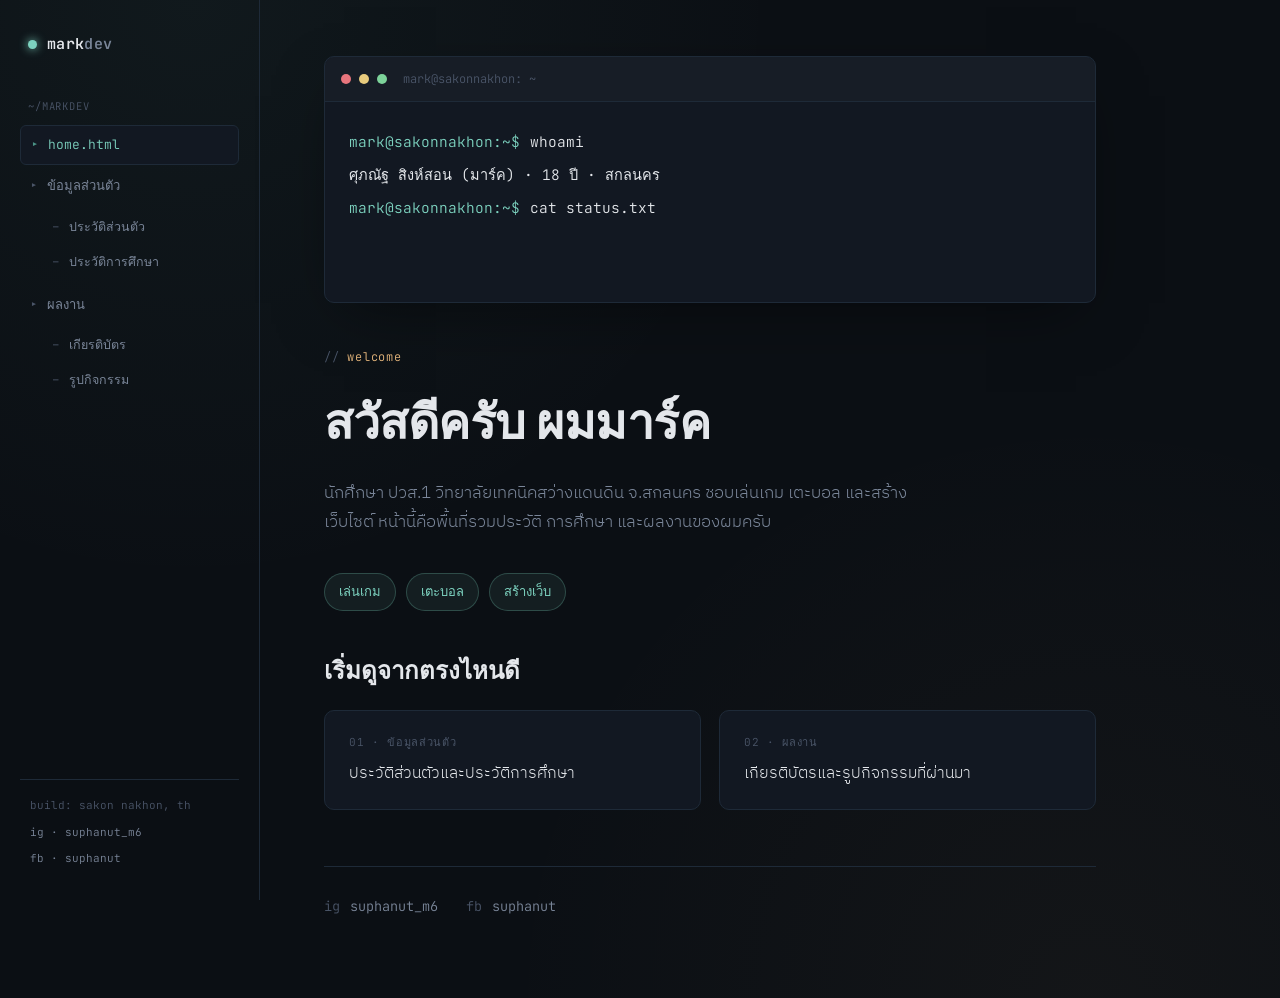
<file: index.html>
<!DOCTYPE html>
<html lang="th">
<head>
<meta charset="UTF-8">
<meta name="viewport" content="width=device-width, initial-scale=1.0">
<title>markdev — ศุภณัฐ สิงห์สอน</title>
<link rel="stylesheet" href="style.css">
</head>
<body>
<div class="shell">

  <aside class="sidebar">
    <div class="mobile-bar">
      <div class="brand">
        <span class="brand-dot"></span>
        <span class="brand-name">mark<span class="dim">dev</span></span>
      </div>
      <button class="mobile-toggle" onclick="document.querySelector('nav.tree').classList.toggle('open')">menu</button>
    </div>
    <div class="brand" style="display:none;" id="desktop-brand"></div>

    <div class="brand">
      <span class="brand-dot"></span>
      <span class="brand-name">mark<span class="dim">dev</span></span>
    </div>

    <div class="tree-label">~/markdev</div>
    <nav class="tree">
      <a class="tree-item active" href="index.html"><span class="bracket">▸</span> home.html</a>

      <a class="tree-item" href="about.html"><span class="bracket">▸</span> ข้อมูลส่วนตัว</a>
      <div class="tree-sub">
        <a class="tree-item" href="about.html"><span class="bracket">–</span> ประวัติส่วนตัว</a>
        <a class="tree-item" href="education.html"><span class="bracket">–</span> ประวัติการศึกษา</a>
      </div>

      <a class="tree-item" href="portfolio.html"><span class="bracket">▸</span> ผลงาน</a>
      <div class="tree-sub">
        <a class="tree-item" href="certificates.html"><span class="bracket">–</span> เกียรติบัตร</a>
        <a class="tree-item" href="activities.html"><span class="bracket">–</span> รูปกิจกรรม</a>
      </div>
    </nav>

    <div class="sidebar-foot">
      <span>build: sakon nakhon, th</span>
      <a href="https://instagram.com/suphanut_m6" target="_blank" rel="noopener">ig · suphanut_m6</a>
      <a href="https://facebook.com/suphanut" target="_blank" rel="noopener">fb · suphanut</a>
    </div>
  </aside>

  <main>
    <div class="terminal">
      <div class="terminal-bar">
        <span class="terminal-dot red"></span>
        <span class="terminal-dot yellow"></span>
        <span class="terminal-dot green"></span>
        <span class="terminal-title">mark@sakonnakhon: ~</span>
      </div>
      <div class="terminal-body" id="typed"></div>
    </div>

    <div class="eyebrow">welcome</div>
    <h1>สวัสดีครับ ผมมาร์ค</h1>
    <p class="lede">
      นักศึกษา ปวส.1 วิทยาลัยเทคนิคสว่างแดนดิน จ.สกลนคร ชอบเล่นเกม เตะบอล และสร้างเว็บไซต์
      หน้านี้คือพื้นที่รวมประวัติ การศึกษา และผลงานของผมครับ
    </p>

    <div class="tag-row">
      <span class="hobby-tag">เล่นเกม</span>
      <span class="hobby-tag">เตะบอล</span>
      <span class="hobby-tag">สร้างเว็บ</span>
    </div>

    <h2>เริ่มดูจากตรงไหนดี</h2>
    <div class="grid-2">
      <a class="card" href="about.html">
        <div class="card-label">01 · ข้อมูลส่วนตัว</div>
        <div class="card-value">ประวัติส่วนตัวและประวัติการศึกษา</div>
      </a>
      <a class="card" href="portfolio.html">
        <div class="card-label">02 · ผลงาน</div>
        <div class="card-value">เกียรติบัตรและรูปกิจกรรมที่ผ่านมา</div>
      </a>
    </div>

    <div class="contact-strip">
      <div class="contact-item"><span class="k">ig</span> <a href="https://instagram.com/suphanut_m6" target="_blank" rel="noopener">suphanut_m6</a></div>
      <div class="contact-item"><span class="k">fb</span> <a href="https://facebook.com/suphanut" target="_blank" rel="noopener">suphanut</a></div>
    </div>
  </main>

</div>

<script>
const lines = [
  { p: 'mark@sakonnakhon', o: 'whoami', out: null },
  { p: '', o: null, out: 'ศุภณัฐ สิงห์สอน (มาร์ค) · 18 ปี · สกลนคร' },
  { p: 'mark@sakonnakhon', o: 'cat status.txt', out: null },
  { p: '', o: null, out: 'กำลังศึกษา ปวส.1 วิทยาลัยเทคนิคสว่างแดนดิน', accent: true },
  { p: 'mark@sakonnakhon', o: 'echo $INTERESTS', out: null },
  { p: '', o: null, out: 'เล่นเกม, เตะบอล, สร้างเว็ป' },
];

const container = document.getElementById('typed');
let li = 0;

function typeLine() {
  if (li >= lines.length) {
    const cur = document.createElement('div');
    cur.className = 'terminal-line';
    cur.innerHTML = '<span class="prompt">mark@sakonnakhon:~$</span><span class="cursor"></span>';
    container.appendChild(cur);
    return;
  }
  const item = lines[li];
  const row = document.createElement('div');
  row.className = 'terminal-line';
  if (item.o !== null) {
    row.innerHTML = '<span class="prompt">mark@sakonnakhon:~$</span><span class="out"></span>';
    container.appendChild(row);
    const target = row.querySelector('.out');
    let ci = 0;
    const iv = setInterval(() => {
      target.textContent += item.o[ci];
      ci++;
      if (ci >= item.o.length) { clearInterval(iv); li++; setTimeout(typeLine, 250); }
    }, 28);
  } else {
    row.innerHTML = `<span class="out${item.accent ? ' accent' : ''}">${item.out}</span>`;
    container.appendChild(row);
    li++;
    setTimeout(typeLine, 350);
  }
}
typeLine();
</script>

</body>
</html>
</file>
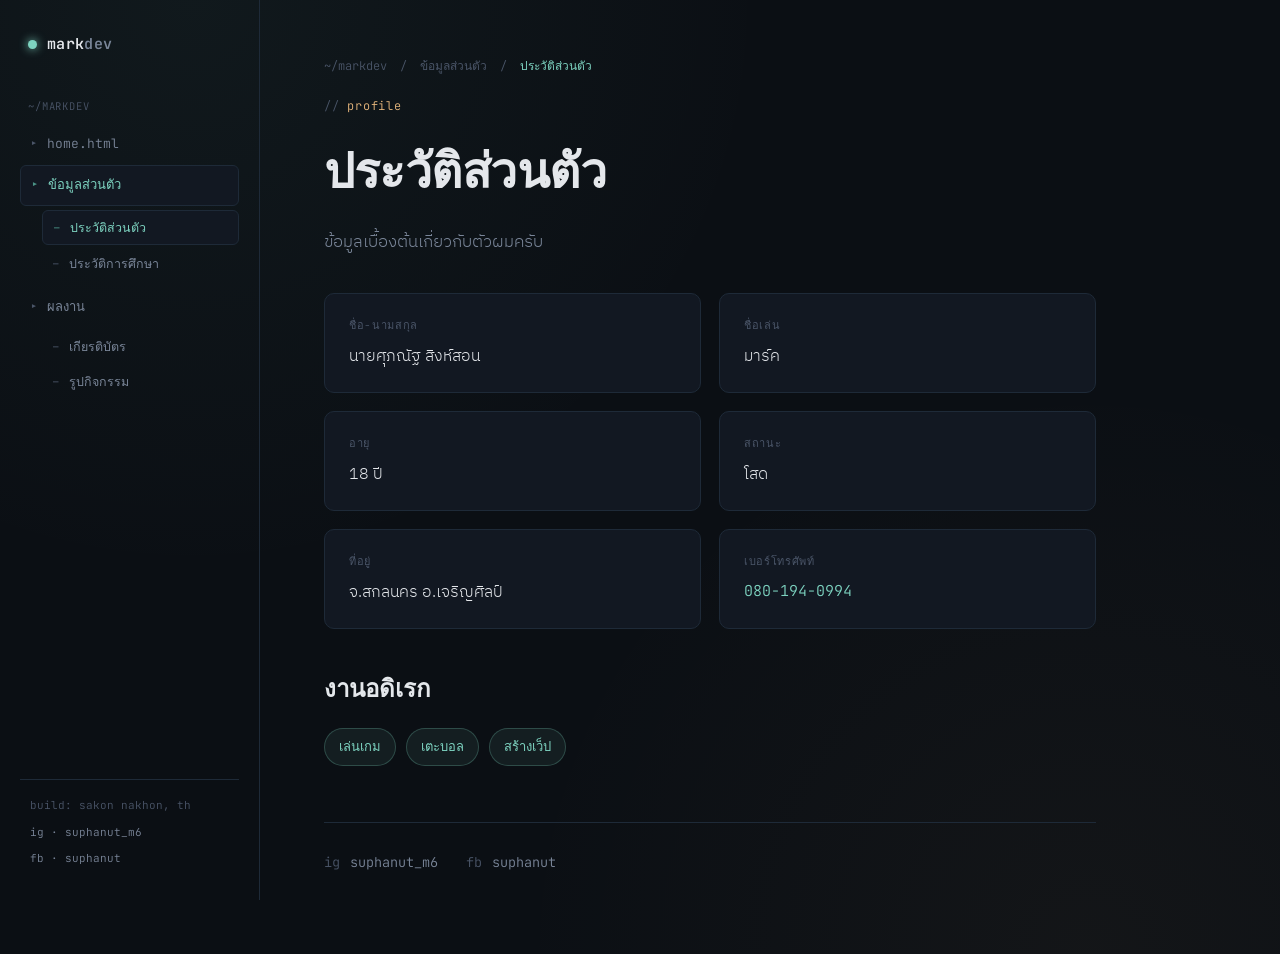
<file: about.html>
<!DOCTYPE html>
<html lang="th">
<head>
<meta charset="UTF-8">
<meta name="viewport" content="width=device-width, initial-scale=1.0">
<title>ประวัติส่วนตัว — markdev</title>
<link rel="stylesheet" href="style.css">
</head>
<body>
<div class="shell">

  <aside class="sidebar">
    <div class="mobile-bar">
      <div class="brand">
        <span class="brand-dot"></span>
        <span class="brand-name">mark<span class="dim">dev</span></span>
      </div>
      <button class="mobile-toggle" onclick="document.querySelector('nav.tree').classList.toggle('open')">menu</button>
    </div>

    <div class="brand">
      <span class="brand-dot"></span>
      <span class="brand-name">mark<span class="dim">dev</span></span>
    </div>

    <div class="tree-label">~/markdev</div>
    <nav class="tree">
      <a class="tree-item" href="index.html"><span class="bracket">▸</span> home.html</a>

      <a class="tree-item active" href="about.html"><span class="bracket">▸</span> ข้อมูลส่วนตัว</a>
      <div class="tree-sub">
        <a class="tree-item active" href="about.html"><span class="bracket">–</span> ประวัติส่วนตัว</a>
        <a class="tree-item" href="education.html"><span class="bracket">–</span> ประวัติการศึกษา</a>
      </div>

      <a class="tree-item" href="portfolio.html"><span class="bracket">▸</span> ผลงาน</a>
      <div class="tree-sub">
        <a class="tree-item" href="certificates.html"><span class="bracket">–</span> เกียรติบัตร</a>
        <a class="tree-item" href="activities.html"><span class="bracket">–</span> รูปกิจกรรม</a>
      </div>
    </nav>

    <div class="sidebar-foot">
      <span>build: sakon nakhon, th</span>
      <a href="https://instagram.com/suphanut_m6" target="_blank" rel="noopener">ig · suphanut_m6</a>
      <a href="https://facebook.com/suphanut" target="_blank" rel="noopener">fb · suphanut</a>
    </div>
  </aside>

  <main>
    <div class="crumb">~/markdev <span class="sep">/</span> ข้อมูลส่วนตัว <span class="sep">/</span> <span class="cur">ประวัติส่วนตัว</span></div>

    <div class="eyebrow">profile</div>
    <h1>ประวัติส่วนตัว</h1>
    <p class="lede">ข้อมูลเบื้องต้นเกี่ยวกับตัวผมครับ</p>

    <div class="grid-2">
      <div class="card">
        <div class="card-label">ชื่อ-นามสกุล</div>
        <div class="card-value">นายศุภณัฐ สิงห์สอน</div>
      </div>
      <div class="card">
        <div class="card-label">ชื่อเล่น</div>
        <div class="card-value">มาร์ค</div>
      </div>
      <div class="card">
        <div class="card-label">อายุ</div>
        <div class="card-value">18 ปี</div>
      </div>
      <div class="card">
        <div class="card-label">สถานะ</div>
        <div class="card-value">โสด</div>
      </div>
      <div class="card">
        <div class="card-label">ที่อยู่</div>
        <div class="card-value">จ.สกลนคร อ.เจริญศิลป์</div>
      </div>
      <div class="card">
        <div class="card-label">เบอร์โทรศัพท์</div>
        <div class="card-value mono">080-194-0994</div>
      </div>
    </div>

    <h2>งานอดิเรก</h2>
    <div class="tag-row">
      <span class="hobby-tag">เล่นเกม</span>
      <span class="hobby-tag">เตะบอล</span>
      <span class="hobby-tag">สร้างเว็ป</span>
    </div>

    <div class="contact-strip">
      <div class="contact-item"><span class="k">ig</span> <a href="https://instagram.com/suphanut_m6" target="_blank" rel="noopener">suphanut_m6</a></div>
      <div class="contact-item"><span class="k">fb</span> <a href="https://facebook.com/suphanut" target="_blank" rel="noopener">suphanut</a></div>
    </div>
  </main>

</div>
</body>
</html>
</file>
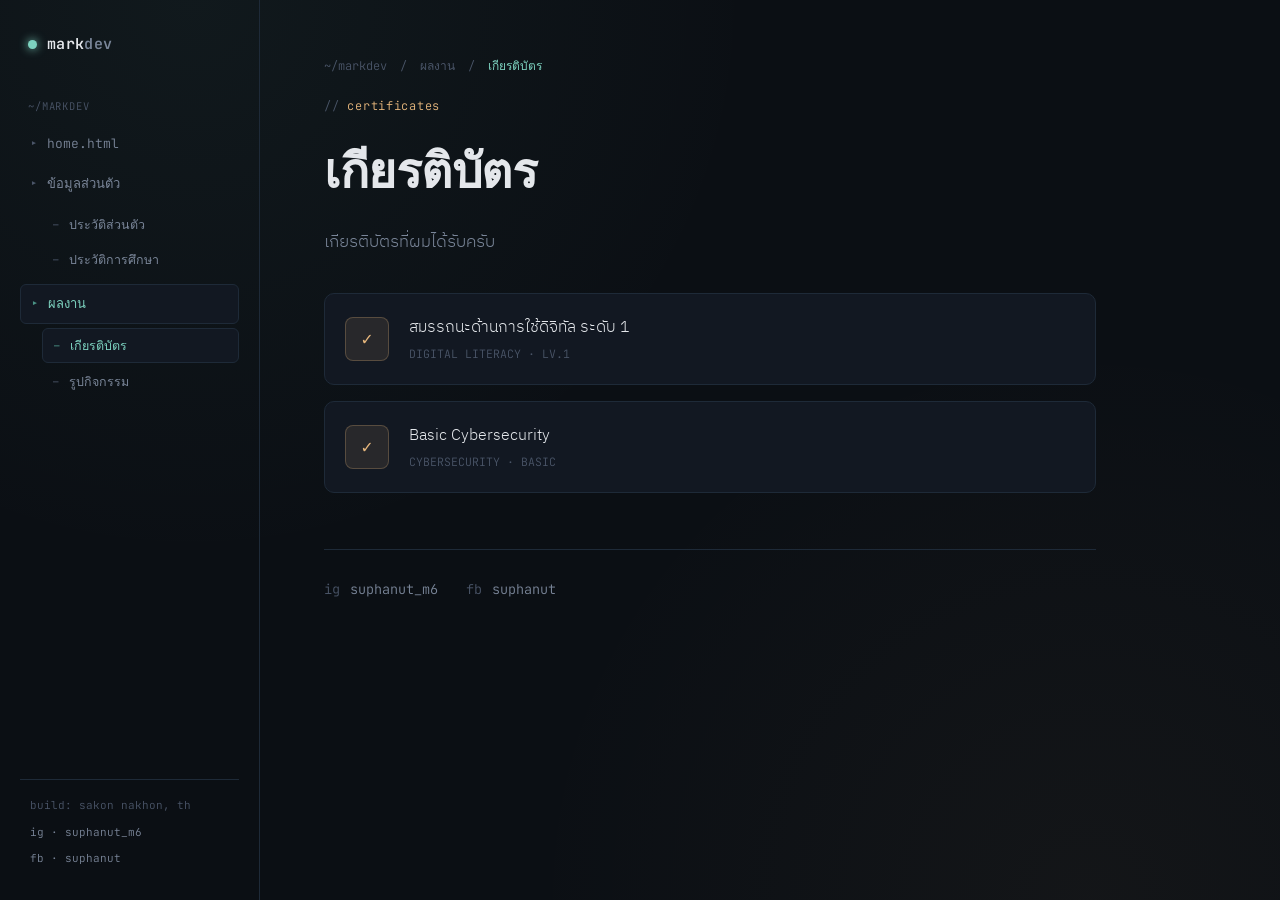
<file: certificates.html>
<!DOCTYPE html>
<html lang="th">
<head>
<meta charset="UTF-8">
<meta name="viewport" content="width=device-width, initial-scale=1.0">
<title>เกียรติบัตร — markdev</title>
<link rel="stylesheet" href="style.css">
</head>
<body>
<div class="shell">

  <aside class="sidebar">
    <div class="mobile-bar">
      <div class="brand">
        <span class="brand-dot"></span>
        <span class="brand-name">mark<span class="dim">dev</span></span>
      </div>
      <button class="mobile-toggle" onclick="document.querySelector('nav.tree').classList.toggle('open')">menu</button>
    </div>

    <div class="brand">
      <span class="brand-dot"></span>
      <span class="brand-name">mark<span class="dim">dev</span></span>
    </div>

    <div class="tree-label">~/markdev</div>
    <nav class="tree">
      <a class="tree-item" href="index.html"><span class="bracket">▸</span> home.html</a>

      <a class="tree-item" href="about.html"><span class="bracket">▸</span> ข้อมูลส่วนตัว</a>
      <div class="tree-sub">
        <a class="tree-item" href="about.html"><span class="bracket">–</span> ประวัติส่วนตัว</a>
        <a class="tree-item" href="education.html"><span class="bracket">–</span> ประวัติการศึกษา</a>
      </div>

      <a class="tree-item active" href="portfolio.html"><span class="bracket">▸</span> ผลงาน</a>
      <div class="tree-sub">
        <a class="tree-item active" href="certificates.html"><span class="bracket">–</span> เกียรติบัตร</a>
        <a class="tree-item" href="activities.html"><span class="bracket">–</span> รูปกิจกรรม</a>
      </div>
    </nav>

    <div class="sidebar-foot">
      <span>build: sakon nakhon, th</span>
      <a href="https://instagram.com/suphanut_m6" target="_blank" rel="noopener">ig · suphanut_m6</a>
      <a href="https://facebook.com/suphanut" target="_blank" rel="noopener">fb · suphanut</a>
    </div>
  </aside>

  <main>
    <div class="crumb">~/markdev <span class="sep">/</span> ผลงาน <span class="sep">/</span> <span class="cur">เกียรติบัตร</span></div>

    <div class="eyebrow">certificates</div>
    <h1>เกียรติบัตร</h1>
    <p class="lede">เกียรติบัตรที่ผมได้รับครับ</p>

    <div class="cert-list">
      <div class="cert">
        <div class="cert-icon">✓</div>
        <div>
          <div class="cert-name">สมรรถนะด้านการใช้ดิจิทัล ระดับ 1</div>
          <div class="cert-tag">DIGITAL LITERACY · LV.1</div>
        </div>
      </div>
      <div class="cert">
        <div class="cert-icon">✓</div>
        <div>
          <div class="cert-name">Basic Cybersecurity</div>
          <div class="cert-tag">CYBERSECURITY · BASIC</div>
        </div>
      </div>
    </div>

    <div class="contact-strip">
      <div class="contact-item"><span class="k">ig</span> <a href="https://instagram.com/suphanut_m6" target="_blank" rel="noopener">suphanut_m6</a></div>
      <div class="contact-item"><span class="k">fb</span> <a href="https://facebook.com/suphanut" target="_blank" rel="noopener">suphanut</a></div>
    </div>
  </main>

</div>
</body>
</html>
</file>
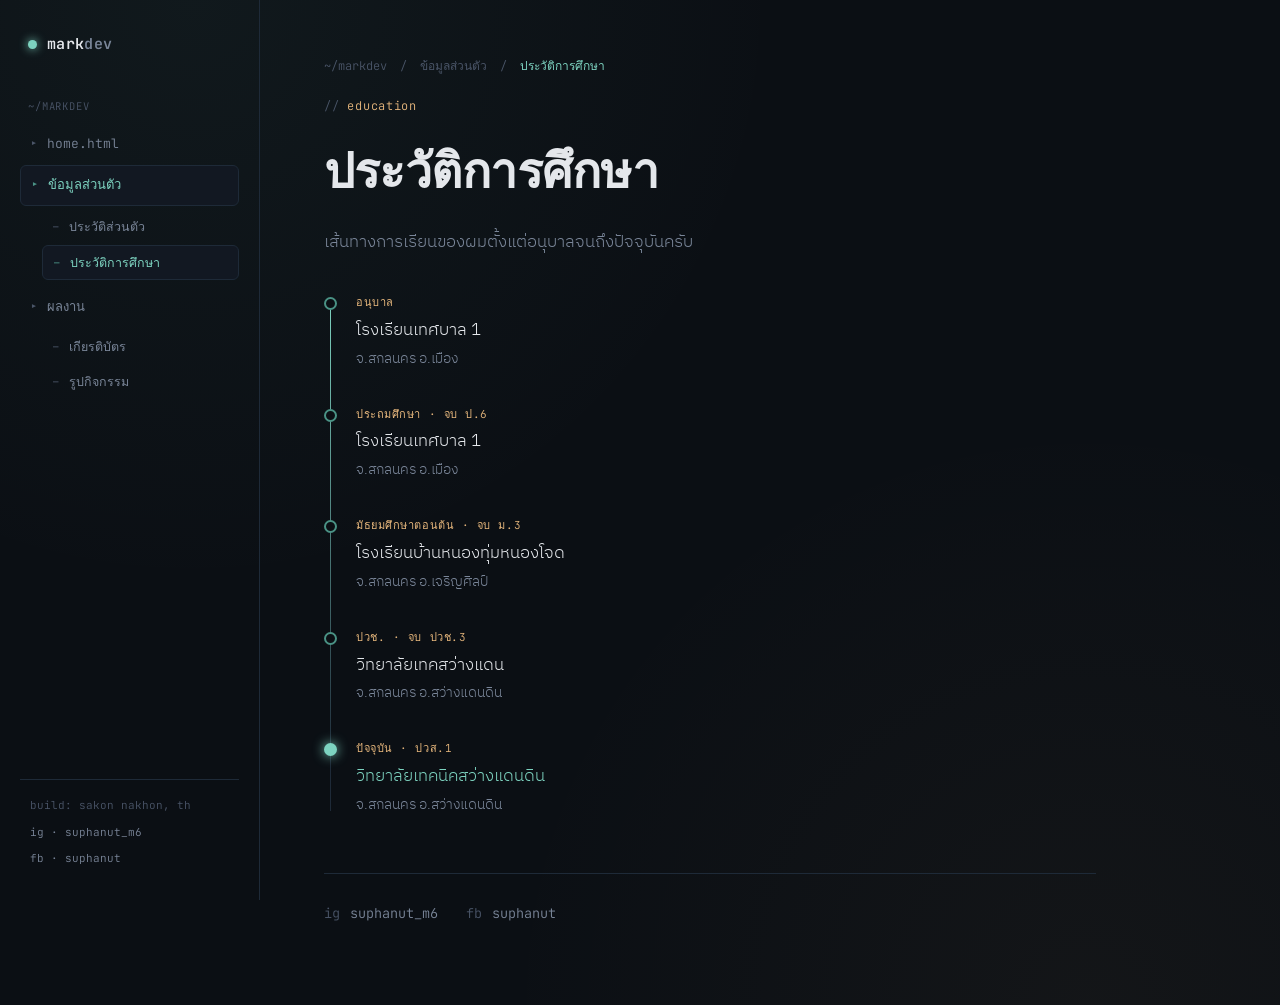
<file: education.html>
<!DOCTYPE html>
<html lang="th">
<head>
<meta charset="UTF-8">
<meta name="viewport" content="width=device-width, initial-scale=1.0">
<title>ประวัติการศึกษา — markdev</title>
<link rel="stylesheet" href="style.css">
</head>
<body>
<div class="shell">

  <aside class="sidebar">
    <div class="mobile-bar">
      <div class="brand">
        <span class="brand-dot"></span>
        <span class="brand-name">mark<span class="dim">dev</span></span>
      </div>
      <button class="mobile-toggle" onclick="document.querySelector('nav.tree').classList.toggle('open')">menu</button>
    </div>

    <div class="brand">
      <span class="brand-dot"></span>
      <span class="brand-name">mark<span class="dim">dev</span></span>
    </div>

    <div class="tree-label">~/markdev</div>
    <nav class="tree">
      <a class="tree-item" href="index.html"><span class="bracket">▸</span> home.html</a>

      <a class="tree-item active" href="about.html"><span class="bracket">▸</span> ข้อมูลส่วนตัว</a>
      <div class="tree-sub">
        <a class="tree-item" href="about.html"><span class="bracket">–</span> ประวัติส่วนตัว</a>
        <a class="tree-item active" href="education.html"><span class="bracket">–</span> ประวัติการศึกษา</a>
      </div>

      <a class="tree-item" href="portfolio.html"><span class="bracket">▸</span> ผลงาน</a>
      <div class="tree-sub">
        <a class="tree-item" href="certificates.html"><span class="bracket">–</span> เกียรติบัตร</a>
        <a class="tree-item" href="activities.html"><span class="bracket">–</span> รูปกิจกรรม</a>
      </div>
    </nav>

    <div class="sidebar-foot">
      <span>build: sakon nakhon, th</span>
      <a href="https://instagram.com/suphanut_m6" target="_blank" rel="noopener">ig · suphanut_m6</a>
      <a href="https://facebook.com/suphanut" target="_blank" rel="noopener">fb · suphanut</a>
    </div>
  </aside>

  <main>
    <div class="crumb">~/markdev <span class="sep">/</span> ข้อมูลส่วนตัว <span class="sep">/</span> <span class="cur">ประวัติการศึกษา</span></div>

    <div class="eyebrow">education</div>
    <h1>ประวัติการศึกษา</h1>
    <p class="lede">เส้นทางการเรียนของผมตั้งแต่อนุบาลจนถึงปัจจุบันครับ</p>

    <div class="timeline">
      <div class="tl-item">
        <div class="tl-dot"></div>
        <div class="tl-stage">อนุบาล</div>
        <div class="tl-school">โรงเรียนเทศบาล 1</div>
        <div class="tl-loc">จ.สกลนคร อ.เมือง</div>
      </div>

      <div class="tl-item">
        <div class="tl-dot"></div>
        <div class="tl-stage">ประถมศึกษา · จบ ป.6</div>
        <div class="tl-school">โรงเรียนเทศบาล 1</div>
        <div class="tl-loc">จ.สกลนคร อ.เมือง</div>
      </div>

      <div class="tl-item">
        <div class="tl-dot"></div>
        <div class="tl-stage">มัธยมศึกษาตอนต้น · จบ ม.3</div>
        <div class="tl-school">โรงเรียนบ้านหนองทุ่มหนองโจด</div>
        <div class="tl-loc">จ.สกลนคร อ.เจริญศิลป์</div>
      </div>

      <div class="tl-item">
        <div class="tl-dot"></div>
        <div class="tl-stage">ปวช. · จบ ปวช.3</div>
        <div class="tl-school">วิทยาลัยเทคสว่างแดน</div>
        <div class="tl-loc">จ.สกลนคร อ.สว่างแดนดิน</div>
      </div>

      <div class="tl-item current">
        <div class="tl-dot"></div>
        <div class="tl-stage">ปัจจุบัน · ปวส.1</div>
        <div class="tl-school">วิทยาลัยเทคนิคสว่างแดนดิน</div>
        <div class="tl-loc">จ.สกลนคร อ.สว่างแดนดิน</div>
      </div>
    </div>

    <div class="contact-strip">
      <div class="contact-item"><span class="k">ig</span> <a href="https://instagram.com/suphanut_m6" target="_blank" rel="noopener">suphanut_m6</a></div>
      <div class="contact-item"><span class="k">fb</span> <a href="https://facebook.com/suphanut" target="_blank" rel="noopener">suphanut</a></div>
    </div>
  </main>

</div>
</body>
</html>
</file>
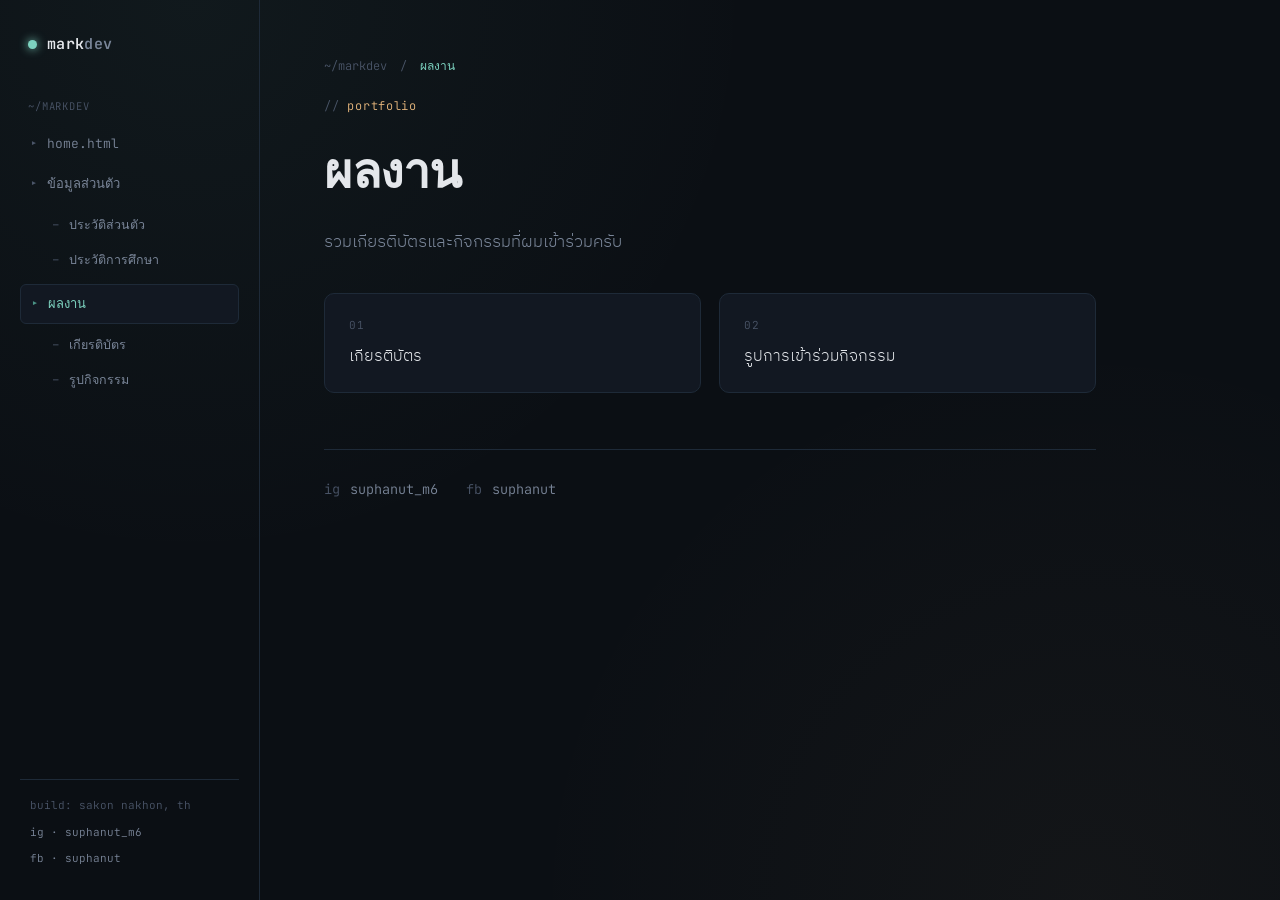
<file: portfolio.html>
<!DOCTYPE html>
<html lang="th">
<head>
<meta charset="UTF-8">
<meta name="viewport" content="width=device-width, initial-scale=1.0">
<title>ผลงาน — markdev</title>
<link rel="stylesheet" href="style.css">
</head>
<body>
<div class="shell">

  <aside class="sidebar">
    <div class="mobile-bar">
      <div class="brand">
        <span class="brand-dot"></span>
        <span class="brand-name">mark<span class="dim">dev</span></span>
      </div>
      <button class="mobile-toggle" onclick="document.querySelector('nav.tree').classList.toggle('open')">menu</button>
    </div>

    <div class="brand">
      <span class="brand-dot"></span>
      <span class="brand-name">mark<span class="dim">dev</span></span>
    </div>

    <div class="tree-label">~/markdev</div>
    <nav class="tree">
      <a class="tree-item" href="index.html"><span class="bracket">▸</span> home.html</a>

      <a class="tree-item" href="about.html"><span class="bracket">▸</span> ข้อมูลส่วนตัว</a>
      <div class="tree-sub">
        <a class="tree-item" href="about.html"><span class="bracket">–</span> ประวัติส่วนตัว</a>
        <a class="tree-item" href="education.html"><span class="bracket">–</span> ประวัติการศึกษา</a>
      </div>

      <a class="tree-item active" href="portfolio.html"><span class="bracket">▸</span> ผลงาน</a>
      <div class="tree-sub">
        <a class="tree-item" href="certificates.html"><span class="bracket">–</span> เกียรติบัตร</a>
        <a class="tree-item" href="activities.html"><span class="bracket">–</span> รูปกิจกรรม</a>
      </div>
    </nav>

    <div class="sidebar-foot">
      <span>build: sakon nakhon, th</span>
      <a href="https://instagram.com/suphanut_m6" target="_blank" rel="noopener">ig · suphanut_m6</a>
      <a href="https://facebook.com/suphanut" target="_blank" rel="noopener">fb · suphanut</a>
    </div>
  </aside>

  <main>
    <div class="crumb">~/markdev <span class="sep">/</span> <span class="cur">ผลงาน</span></div>

    <div class="eyebrow">portfolio</div>
    <h1>ผลงาน</h1>
    <p class="lede">รวมเกียรติบัตรและกิจกรรมที่ผมเข้าร่วมครับ</p>

    <div class="grid-2">
      <a class="card" href="certificates.html">
        <div class="card-label">01</div>
        <div class="card-value">เกียรติบัตร</div>
      </a>
      <a class="card" href="activities.html">
        <div class="card-label">02</div>
        <div class="card-value">รูปการเข้าร่วมกิจกรรม</div>
      </a>
    </div>

    <div class="contact-strip">
      <div class="contact-item"><span class="k">ig</span> <a href="https://instagram.com/suphanut_m6" target="_blank" rel="noopener">suphanut_m6</a></div>
      <div class="contact-item"><span class="k">fb</span> <a href="https://facebook.com/suphanut" target="_blank" rel="noopener">suphanut</a></div>
    </div>
  </main>

</div>
</body>
</html>
</file>
<file: style.css>
@import url('https://fonts.googleapis.com/css2?family=Space+Grotesk:wght@400;500;600;700&family=IBM+Plex+Sans+Thai:wght@300;400;500;600&family=JetBrains+Mono:wght@400;500;600&display=swap');

:root {
  --bg: #0B0F14;
  --surface: #121822;
  --surface-hover: #16202C;
  --border: #1E2A38;
  --mint: #7DD3C0;
  --mint-dim: #4A9285;
  --amber: #E8B87D;
  --text: #E4E7EB;
  --text-dim: #7A8699;
  --text-faint: #4A5568;

  --font-display: 'Space Grotesk', sans-serif;
  --font-body: 'IBM Plex Sans Thai', sans-serif;
  --font-mono: 'JetBrains Mono', monospace;
}

* { box-sizing: border-box; margin: 0; padding: 0; }

html { scroll-behavior: smooth; }

body {
  background: var(--bg);
  color: var(--text);
  font-family: var(--font-body);
  font-weight: 300;
  line-height: 1.7;
  min-height: 100vh;
  background-image:
    radial-gradient(circle at 15% 0%, rgba(125, 211, 192, 0.05), transparent 40%),
    radial-gradient(circle at 85% 100%, rgba(232, 184, 125, 0.04), transparent 40%);
}

a { color: inherit; text-decoration: none; }

::selection { background: var(--mint); color: var(--bg); }

:focus-visible {
  outline: 2px solid var(--mint);
  outline-offset: 3px;
}

/* ---------- Layout shell ---------- */
.shell {
  display: grid;
  grid-template-columns: 260px 1fr;
  min-height: 100vh;
}

/* ---------- Sidebar ---------- */
.sidebar {
  border-right: 1px solid var(--border);
  padding: 32px 20px;
  position: sticky;
  top: 0;
  height: 100vh;
  overflow-y: auto;
  display: flex;
  flex-direction: column;
}

.brand {
  display: flex;
  align-items: center;
  gap: 10px;
  margin-bottom: 40px;
  padding: 0 8px;
}

.brand-dot {
  width: 9px; height: 9px;
  border-radius: 50%;
  background: var(--mint);
  box-shadow: 0 0 10px var(--mint);
  flex-shrink: 0;
}

.brand-name {
  font-family: var(--font-mono);
  font-size: 15px;
  font-weight: 600;
  letter-spacing: 0.02em;
}
.brand-name .dim { color: var(--text-dim); }

.tree-label {
  font-family: var(--font-mono);
  font-size: 10.5px;
  color: var(--text-faint);
  letter-spacing: 0.08em;
  text-transform: uppercase;
  padding: 0 8px;
  margin-bottom: 10px;
}

nav.tree { display: flex; flex-direction: column; gap: 2px; margin-bottom: 28px; }

.tree-item {
  display: flex;
  align-items: center;
  gap: 9px;
  padding: 8px 10px;
  border-radius: 6px;
  font-family: var(--font-mono);
  font-size: 13px;
  color: var(--text-dim);
  transition: background 0.15s ease, color 0.15s ease;
}
.tree-item:hover { background: var(--surface-hover); color: var(--text); }
.tree-item.active {
  background: var(--surface);
  color: var(--mint);
  border: 1px solid var(--border);
}
.tree-item .bracket { color: var(--text-faint); }
.tree-item.active .bracket { color: var(--mint-dim); }

.tree-sub { display: flex; flex-direction: column; gap: 2px; margin-left: 22px; margin-top: 2px; margin-bottom: 6px; }
.tree-sub .tree-item { font-size: 12.5px; padding: 6px 10px; }

.sidebar-foot {
  margin-top: auto;
  padding: 16px 10px 0;
  border-top: 1px solid var(--border);
  font-family: var(--font-mono);
  font-size: 11px;
  color: var(--text-faint);
  display: flex;
  flex-direction: column;
  gap: 8px;
}
.sidebar-foot a { color: var(--text-dim); transition: color 0.15s ease; }
.sidebar-foot a:hover { color: var(--mint); }

/* ---------- Main content ---------- */
main {
  padding: 56px 64px 80px;
  max-width: 900px;
}

.crumb {
  font-family: var(--font-mono);
  font-size: 12px;
  color: var(--text-faint);
  margin-bottom: 20px;
}
.crumb .sep { margin: 0 6px; }
.crumb .cur { color: var(--mint); }

.eyebrow {
  font-family: var(--font-mono);
  font-size: 12px;
  color: var(--amber);
  letter-spacing: 0.06em;
  margin-bottom: 14px;
  display: flex;
  align-items: center;
  gap: 8px;
}
.eyebrow::before { content: '//'; color: var(--text-faint); }

h1 {
  font-family: var(--font-display);
  font-size: clamp(32px, 4.5vw, 48px);
  font-weight: 700;
  letter-spacing: -0.01em;
  margin-bottom: 16px;
  color: var(--text);
}

h2 {
  font-family: var(--font-display);
  font-size: 24px;
  font-weight: 600;
  margin: 40px 0 18px;
  color: var(--text);
}

.lede {
  font-size: 17px;
  color: var(--text-dim);
  max-width: 60ch;
  margin-bottom: 36px;
  font-weight: 300;
}

/* ---------- Terminal hero (home page) ---------- */
.terminal {
  background: var(--surface);
  border: 1px solid var(--border);
  border-radius: 10px;
  overflow: hidden;
  margin-bottom: 44px;
  box-shadow: 0 20px 60px -20px rgba(0,0,0,0.5);
}
.terminal-bar {
  display: flex;
  align-items: center;
  gap: 8px;
  padding: 12px 16px;
  border-bottom: 1px solid var(--border);
  background: rgba(255,255,255,0.02);
}
.terminal-dot { width: 10px; height: 10px; border-radius: 50%; }
.terminal-dot.red { background: #E8757D; }
.terminal-dot.yellow { background: #E8CB7D; }
.terminal-dot.green { background: #7DD39A; }
.terminal-title {
  font-family: var(--font-mono);
  font-size: 12px;
  color: var(--text-faint);
  margin-left: 8px;
}
.terminal-body {
  padding: 28px 24px;
  font-family: var(--font-mono);
  font-size: 14.5px;
  min-height: 200px;
}
.terminal-line { margin-bottom: 8px; color: var(--text-dim); }
.terminal-line .prompt { color: var(--mint); margin-right: 10px; }
.terminal-line .out { color: var(--text); }
.terminal-line .out.accent { color: var(--amber); }
.cursor {
  display: inline-block;
  width: 8px;
  height: 16px;
  background: var(--mint);
  vertical-align: middle;
  animation: blink 1s step-end infinite;
}
@keyframes blink { 50% { opacity: 0; } }

/* ---------- Cards / grid ---------- */
.grid-2 {
  display: grid;
  grid-template-columns: 1fr 1fr;
  gap: 18px;
  margin-bottom: 20px;
}

.card {
  background: var(--surface);
  border: 1px solid var(--border);
  border-radius: 10px;
  padding: 22px 24px;
  transition: border-color 0.2s ease, transform 0.2s ease;
}
.card:hover { border-color: var(--mint-dim); transform: translateY(-2px); }

.card-label {
  font-family: var(--font-mono);
  font-size: 11px;
  color: var(--text-faint);
  text-transform: uppercase;
  letter-spacing: 0.06em;
  margin-bottom: 8px;
}
.card-value {
  font-size: 16px;
  color: var(--text);
}
.card-value.mono { font-family: var(--font-mono); font-size: 15px; color: var(--mint); }

/* ---------- Timeline (education) ---------- */
.timeline { position: relative; margin: 32px 0; padding-left: 32px; }
.timeline::before {
  content: '';
  position: absolute;
  left: 6px; top: 6px; bottom: 6px;
  width: 1px;
  background: linear-gradient(to bottom, var(--mint), var(--border) 90%);
}
.tl-item { position: relative; padding-bottom: 34px; }
.tl-item:last-child { padding-bottom: 0; }
.tl-dot {
  position: absolute; left: -32px; top: 4px;
  width: 13px; height: 13px;
  border-radius: 50%;
  background: var(--bg);
  border: 2px solid var(--mint-dim);
}
.tl-item.current .tl-dot { border-color: var(--mint); background: var(--mint); box-shadow: 0 0 12px var(--mint); }
.tl-stage {
  font-family: var(--font-mono);
  font-size: 11px;
  color: var(--amber);
  text-transform: uppercase;
  letter-spacing: 0.05em;
  margin-bottom: 4px;
}
.tl-school { font-size: 17px; color: var(--text); margin-bottom: 3px; }
.tl-loc { font-size: 13.5px; color: var(--text-dim); }
.tl-item.current .tl-school { color: var(--mint); }

/* ---------- Certificates ---------- */
.cert-list { display: flex; flex-direction: column; gap: 16px; margin-top: 8px; }
.cert {
  display: flex;
  gap: 20px;
  background: var(--surface);
  border: 1px solid var(--border);
  border-radius: 10px;
  padding: 20px;
  align-items: center;
}
.cert-icon {
  width: 44px; height: 44px;
  border-radius: 8px;
  background: rgba(232, 184, 125, 0.1);
  border: 1px solid rgba(232, 184, 125, 0.25);
  display: flex; align-items: center; justify-content: center;
  color: var(--amber);
  flex-shrink: 0;
  font-family: var(--font-mono);
  font-size: 18px;
}
.cert-name { font-size: 16px; color: var(--text); margin-bottom: 3px; }
.cert-tag { font-family: var(--font-mono); font-size: 11.5px; color: var(--text-faint); }
.cert-thumb {
  margin-top: 10px;
  border-radius: 8px;
  overflow: hidden;
  border: 1px solid var(--border);
}
.cert-thumb img { display: block; width: 100%; height: auto; }

/* ---------- Activities gallery ---------- */
.gallery {
  display: grid;
  grid-template-columns: 1fr 1fr;
  gap: 18px;
  margin-top: 8px;
}
.gallery-item {
  background: var(--surface);
  border: 1px solid var(--border);
  border-radius: 10px;
  overflow: hidden;
}
.gallery-item img { display: block; width: 100%; height: 220px; object-fit: cover; }
.gallery-cap {
  padding: 14px 16px;
  font-size: 14px;
  color: var(--text-dim);
  border-top: 1px solid var(--border);
}
.gallery-cap .tag { font-family: var(--font-mono); color: var(--amber); font-size: 11px; display: block; margin-bottom: 4px; text-transform: uppercase; letter-spacing: 0.05em; }

/* ---------- Contact strip ---------- */
.contact-strip {
  margin-top: 56px;
  padding-top: 28px;
  border-top: 1px solid var(--border);
  display: flex;
  gap: 28px;
  flex-wrap: wrap;
}
.contact-item {
  display: flex;
  align-items: center;
  gap: 10px;
  font-family: var(--font-mono);
  font-size: 13.5px;
  color: var(--text-dim);
}
.contact-item .k { color: var(--text-faint); }
.contact-item a:hover { color: var(--mint); }

/* ---------- Hobby tags ---------- */
.tag-row { display: flex; flex-wrap: wrap; gap: 10px; margin-top: 10px; }
.hobby-tag {
  font-family: var(--font-mono);
  font-size: 13px;
  color: var(--mint);
  background: rgba(125, 211, 192, 0.08);
  border: 1px solid rgba(125, 211, 192, 0.25);
  padding: 7px 14px;
  border-radius: 20px;
}

/* ---------- Mobile nav toggle ---------- */
.mobile-bar { display: none; }

/* ---------- Responsive ---------- */
@media (max-width: 860px) {
  .shell { grid-template-columns: 1fr; }
  .sidebar {
    position: static;
    height: auto;
    border-right: none;
    border-bottom: 1px solid var(--border);
    padding: 18px 20px;
  }
  .sidebar .brand { margin-bottom: 18px; }
  nav.tree { display: none; }
  nav.tree.open { display: flex; }
  .tree-label:not(:first-of-type) { display: none; }
  .sidebar-foot { display: none; }
  .mobile-bar {
    display: flex;
    justify-content: space-between;
    align-items: center;
  }
  .mobile-toggle {
    font-family: var(--font-mono);
    font-size: 12px;
    color: var(--mint);
    background: var(--surface);
    border: 1px solid var(--border);
    border-radius: 6px;
    padding: 8px 12px;
  }
  main { padding: 36px 22px 60px; }
  .grid-2 { grid-template-columns: 1fr; }
  .gallery { grid-template-columns: 1fr; }
}

@media (prefers-reduced-motion: reduce) {
  * { animation: none !important; transition: none !important; }
}
</file>
